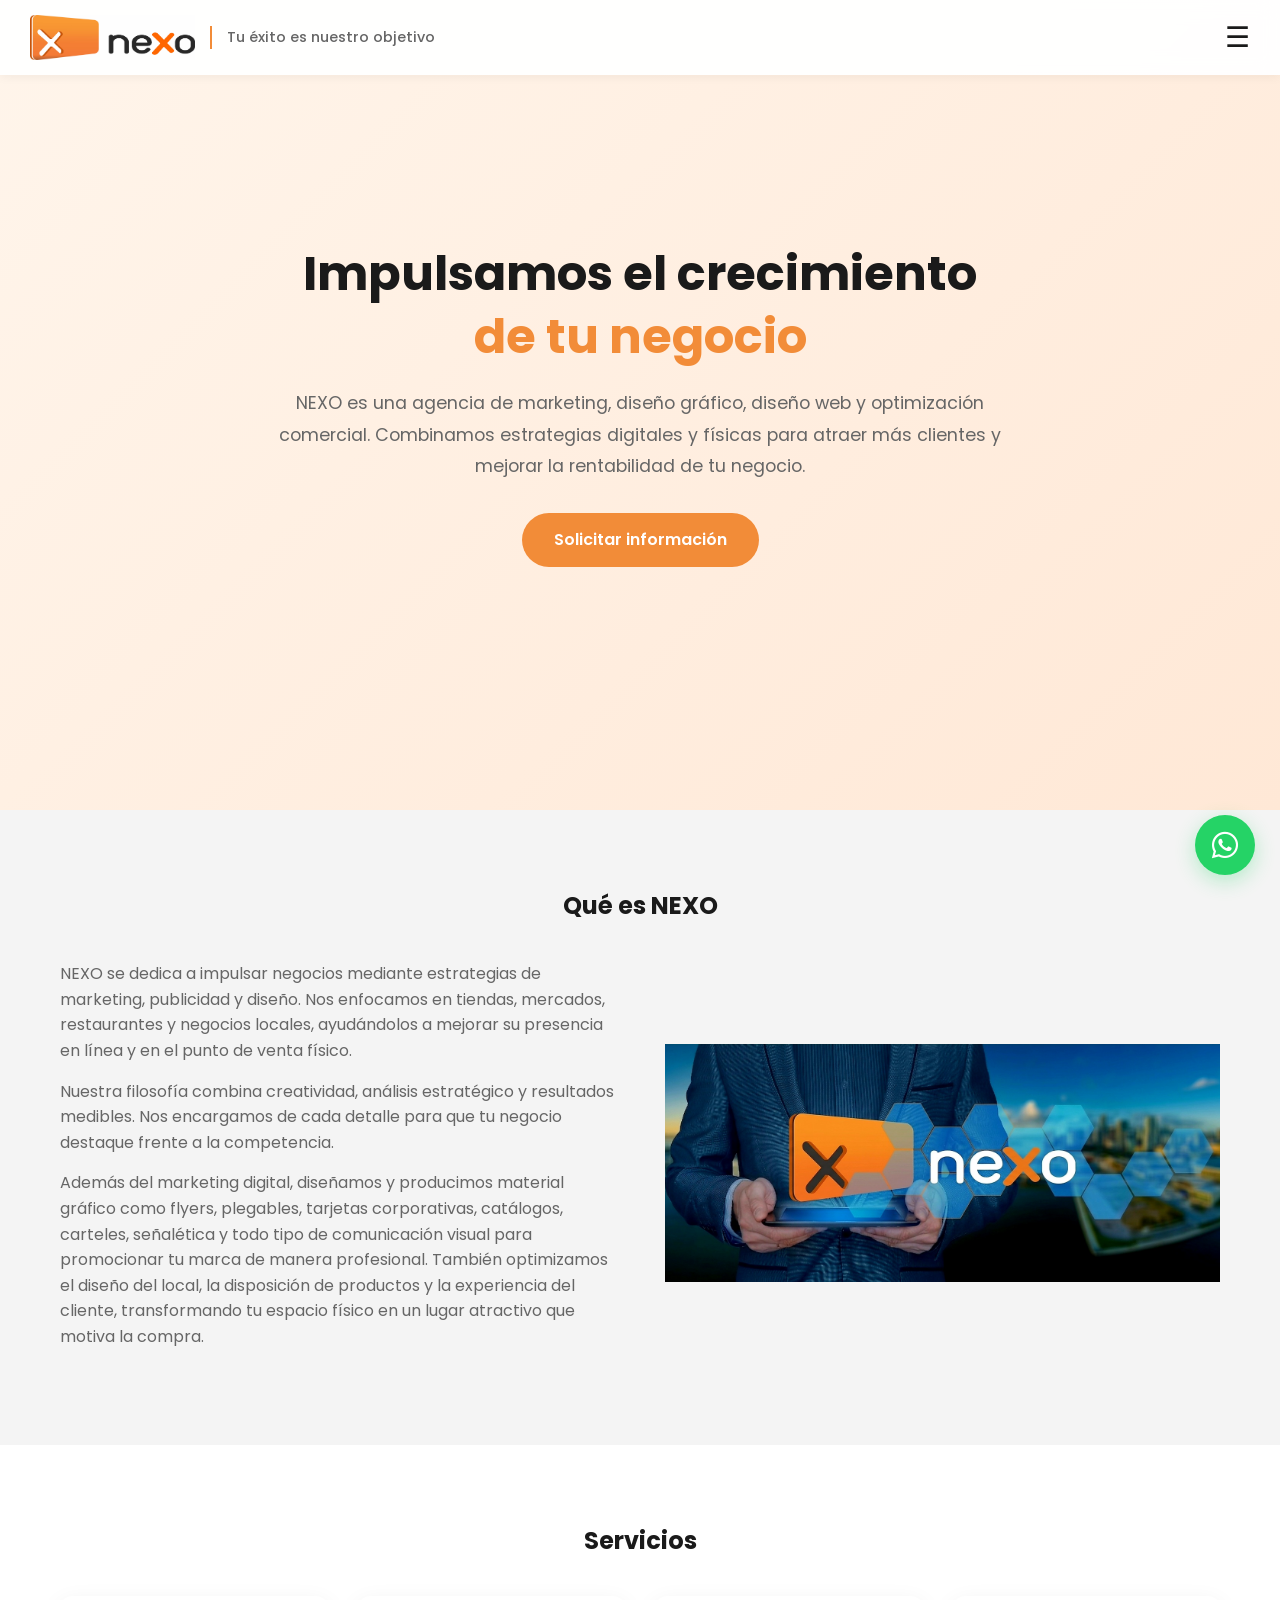
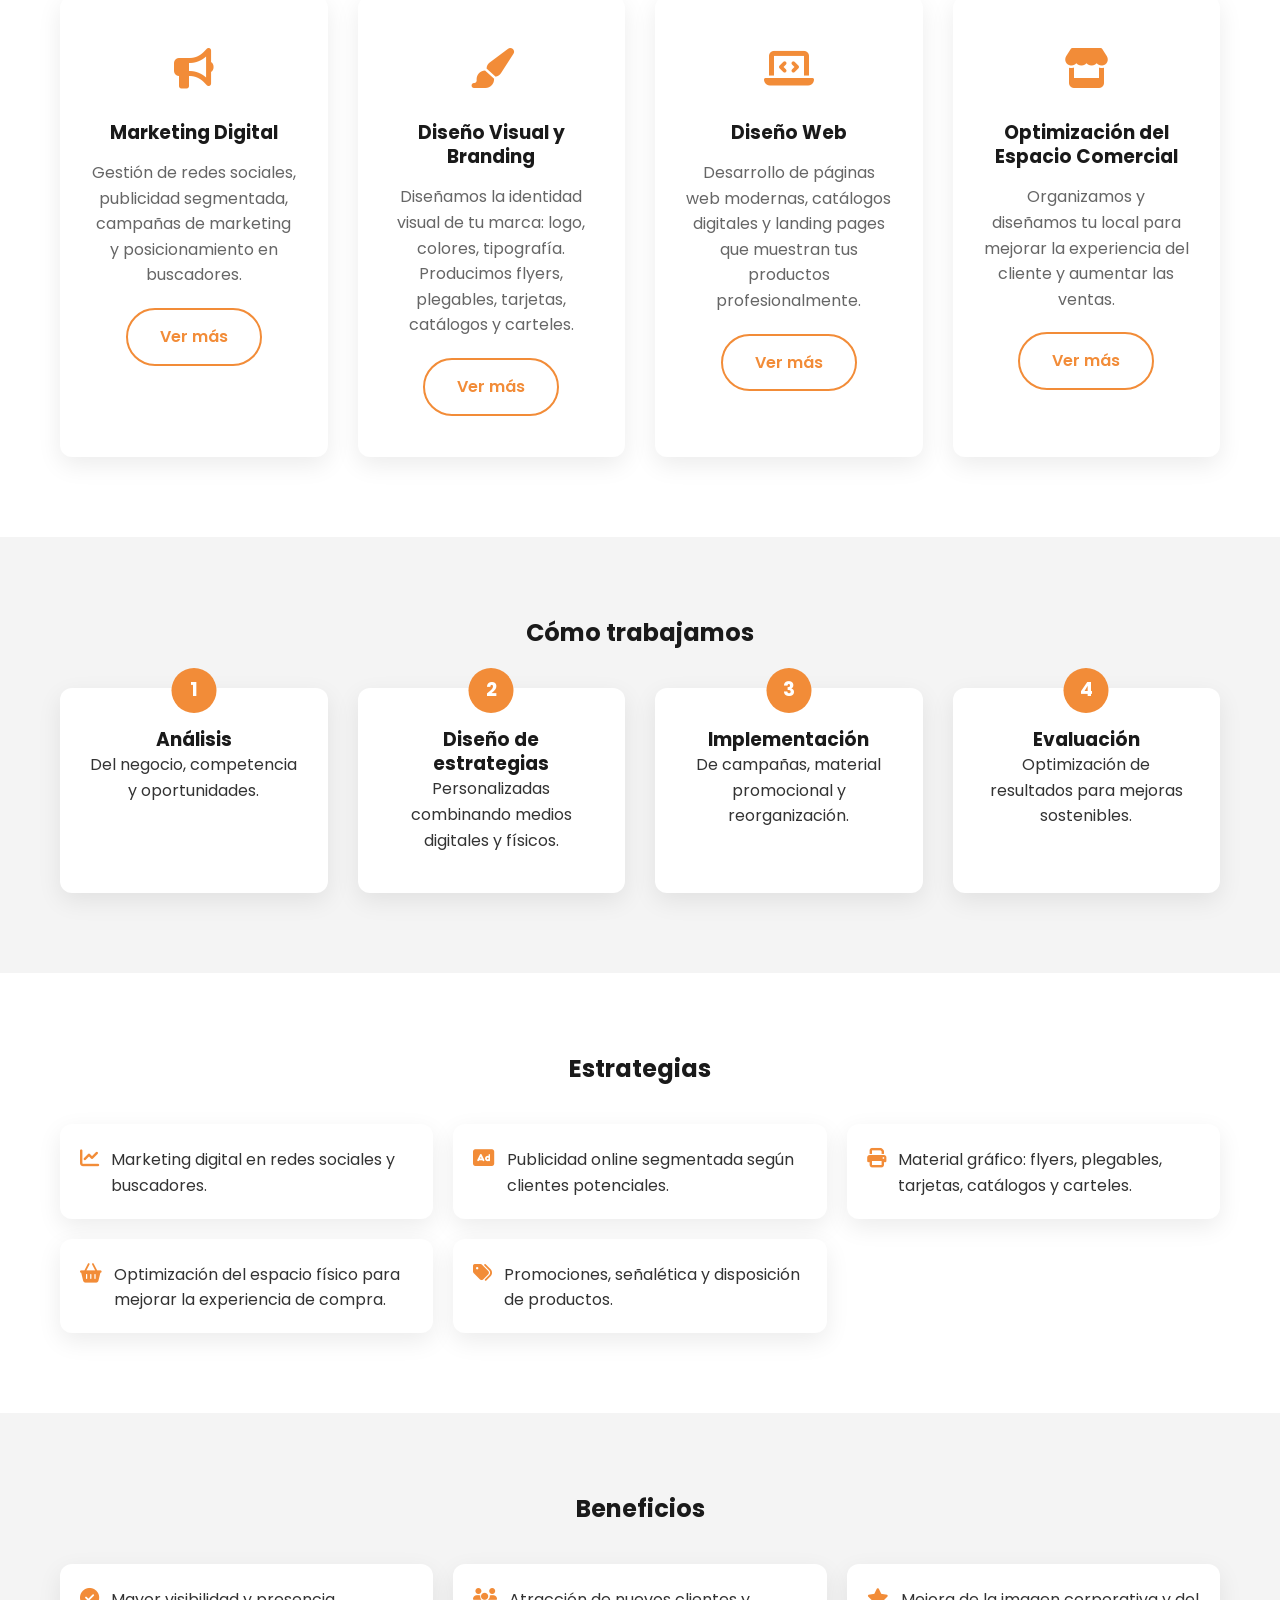
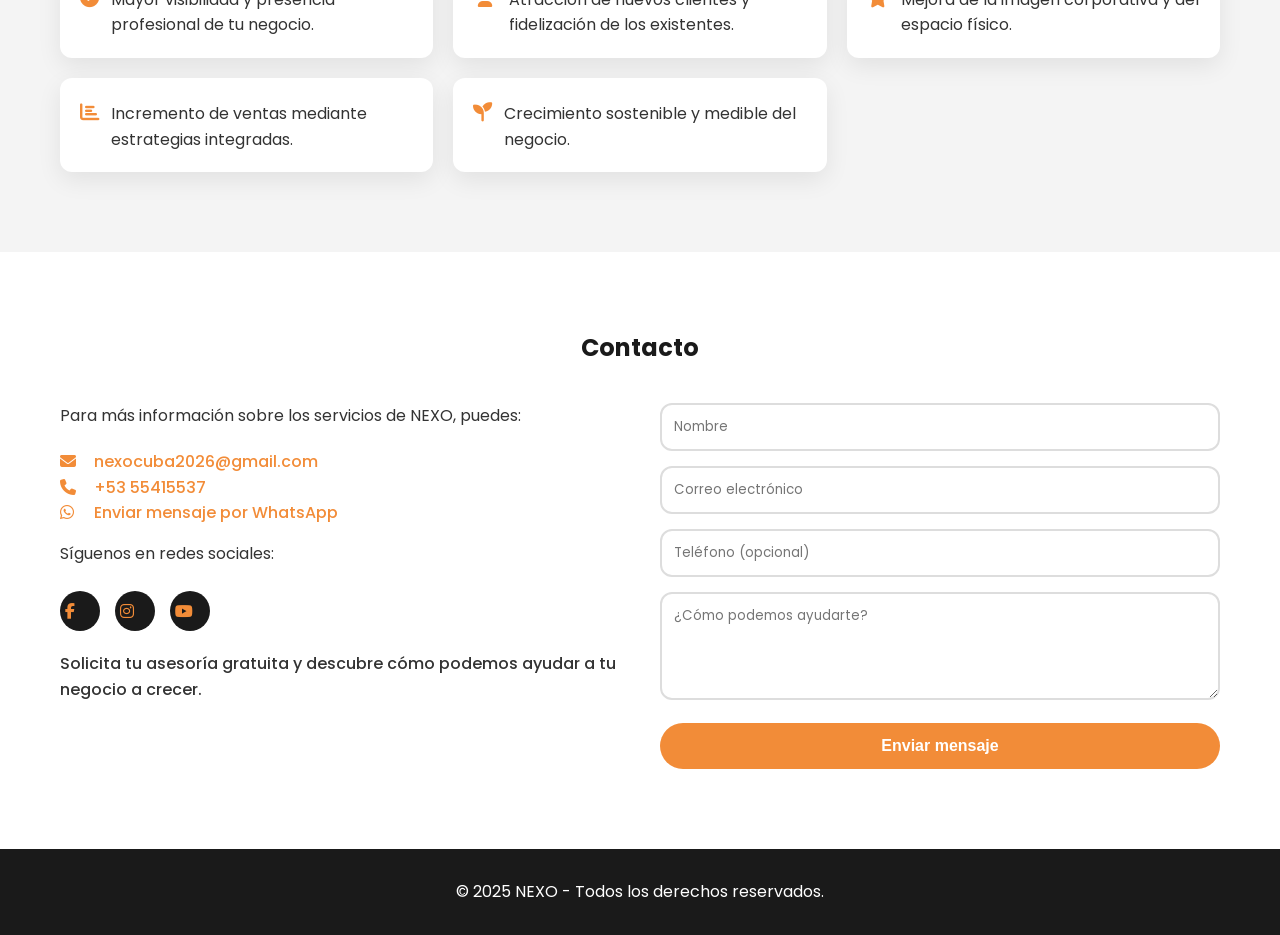
<file: index.html>
<!DOCTYPE html>
<html lang="es">
<head>
    <meta charset="UTF-8">
    <meta name="viewport" content="width=device-width, initial-scale=1.0">
    <title>NEXO | Agencia de Marketing y Diseño</title>
    <meta name="description" content="Impulsamos tu negocio con marketing digital, diseño gráfico, diseño web y optimización de espacios comerciales. Solicita tu asesoría gratuita.">
    <meta name="theme-color" content="#F28C38">
    <link rel="manifest" href="manifest.json">

    <link rel="preconnect" href="https://fonts.googleapis.com">
    <link rel="preconnect" href="https://fonts.gstatic.com" crossorigin>
    <link href="https://fonts.googleapis.com/css2?family=Poppins:wght@300;400;500;600;700&display=swap" rel="stylesheet">
    <link rel="stylesheet" href="https://cdnjs.cloudflare.com/ajax/libs/font-awesome/6.4.0/css/all.min.css">

    <style>
        :root {
            --naranja: #F28C38;
            --naranja-oscuro: #d97706;
            --negro: #1a1a1a;
            --blanco: #ffffff;
            --gris-oscuro: #333333;
            --gris-medio: #666666;
            --gris-claro: #f4f4f4;
            --sombra: 0 8px 24px rgba(0,0,0,0.08);
            --transicion: all 0.3s ease;
            --radio: 12px;
        }

        * { margin: 0; padding: 0; box-sizing: border-box; }
        html { scroll-behavior: smooth; }
        body {
            font-family: 'Poppins', sans-serif;
            color: var(--gris-oscuro);
            background-color: var(--blanco);
            line-height: 1.6;
            overflow-x: hidden;
        }
        h1, h2, h3, h4 { font-weight: 700; color: var(--negro); line-height: 1.3; }
        a { text-decoration: none; color: inherit; }
        ul { list-style: none; }
        .container { max-width: 1200px; margin: 0 auto; padding: 0 20px; }
        section { padding: 80px 0; }
        .seccion-clara { background-color: var(--gris-claro); }

        .btn {
            display: inline-block; padding: 14px 32px; font-weight: 600;
            border-radius: 50px; border: none; cursor: pointer;
            transition: var(--transicion); font-size: 1rem; text-align: center;
        }
        .btn-primario { background-color: var(--naranja); color: var(--blanco); }
        .btn-primario:hover { background-color: var(--naranja-oscuro); transform: translateY(-2px); box-shadow: 0 8px 20px rgba(242, 140, 56, 0.3); }
        .btn-outline { background: transparent; border: 2px solid var(--naranja); color: var(--naranja); }
        .btn-outline:hover { background: var(--naranja); color: var(--blanco); }

        /* --- MENÚ HAMBURGUESA SIEMPRE VISIBLE --- */
        .header {
            position: fixed; top: 0; left: 0; width: 100%;
            background: rgba(255,255,255,0.95); backdrop-filter: blur(10px);
            z-index: 1000; padding: 15px 30px; display: flex;
            justify-content: space-between; align-items: center;
            box-shadow: 0 2px 10px rgba(0,0,0,0.05);
        }
        .header-izquierda { display: flex; align-items: center; gap: 15px; }
        .logo { height: 45px; width: auto; }
        .eslogan { font-weight: 500; color: var(--gris-medio); font-size: 0.9rem; border-left: 2px solid var(--naranja); padding-left: 15px; }

        .menu-toggle { background: none; border: none; font-size: 28px; cursor: pointer; color: var(--negro); }

        .nav-menu {
            position: fixed; top: 0; right: -100%; width: 70%; height: 100vh;
            background: white; flex-direction: column; justify-content: center;
            gap: 30px; box-shadow: -5px 0 20px rgba(0,0,0,0.1);
            transition: right 0.3s ease; z-index: 1001; padding: 40px 30px;
        }
        .nav-menu.active { right: 0; }
        .nav-menu a {
            font-weight: 500; color: var(--gris-oscuro); transition: var(--transicion); position: relative;
        }
        .nav-menu a::after {
            content: ''; position: absolute; bottom: -5px; left: 0; width: 0; height: 2px; background: var(--naranja); transition: var(--transicion);
        }
        .nav-menu a:hover { color: var(--naranja); }
        .nav-menu a:hover::after { width: 100%; }

        .menu-overlay { position: fixed; top: 0; left: 0; width: 100%; height: 100%; background: rgba(0,0,0,0.3); z-index: 999; display: none; }
        .menu-overlay.active { display: block; }

        @media (max-width: 600px) {
            .eslogan { display: none; }
            .nav-menu { width: 85%; }
        }

        /* --- FIN MENÚ --- */

        .hero {
            min-height: 90vh; display: flex; align-items: center;
            background: linear-gradient(135deg, #fff5eb 0%, #ffe8d6 100%);
            padding-top: 80px; text-align: center;
        }
        .hero-contenido { max-width: 800px; margin: 0 auto; padding: 0 20px; }
        .hero h1 { font-size: 3rem; margin-bottom: 20px; color: var(--negro); }
        .hero h1 span { color: var(--naranja); display: block; }
        .hero p { font-size: 1.1rem; color: var(--gris-medio); margin-bottom: 30px; line-height: 1.8; }
        @media (max-width: 600px) { .hero h1 { font-size: 2.2rem; } }

        .que-es-nexo { display: grid; grid-template-columns: 1fr 1fr; gap: 50px; align-items: center; }
        .que-es-nexo .texto p { margin-bottom: 15px; color: var(--gris-medio); }
        .imagen-representativa { background: none; border-radius: 0; box-shadow: none; text-align: center; }
        .imagen-representativa img { max-width: 100%; height: auto; display: block; margin: 0 auto; }
        @media (max-width: 768px) { .que-es-nexo { grid-template-columns: 1fr; } }

        .servicios-grid { display: grid; grid-template-columns: repeat(auto-fit, minmax(260px, 1fr)); gap: 30px; }
        .servicio-card { background: white; border-radius: var(--radio); padding: 40px 30px; box-shadow: var(--sombra); transition: var(--transicion); text-align: center; border: 1px solid transparent; }
        .servicio-card:hover { transform: translateY(-8px); border-color: var(--naranja); }
        .servicio-card .icono { font-size: 2.5rem; color: var(--naranja); margin-bottom: 20px; }
        .servicio-card h3 { margin-bottom: 15px; }
        .servicio-card p { color: var(--gris-medio); margin-bottom: 20px; }

        .pasos { display: grid; grid-template-columns: repeat(auto-fit, minmax(220px, 1fr)); gap: 30px; counter-reset: paso; }
        .paso { position: relative; background: white; padding: 40px 30px; border-radius: var(--radio); box-shadow: var(--sombra); text-align: center; }
        .paso::before { counter-increment: paso; content: counter(paso); position: absolute; top: -20px; left: 50%; transform: translateX(-50%); width: 45px; height: 45px; background: var(--naranja); color: white; border-radius: 50%; display: flex; align-items: center; justify-content: center; font-weight: 700; font-size: 1.2rem; }

        .lista-iconos { display: grid; grid-template-columns: repeat(auto-fit, minmax(280px, 1fr)); gap: 20px; }
        .lista-iconos li { display: flex; align-items: baseline; gap: 12px; background: white; padding: 20px; border-radius: var(--radio); box-shadow: var(--sombra); }
        .lista-iconos i { color: var(--naranja); font-size: 1.2rem; margin-top: 5px; }

        .contacto-contenido { display: grid; grid-template-columns: 1fr 1fr; gap: 40px; }
        .contacto-info i { color: var(--naranja); margin-right: 10px; width: 20px; }
        .contacto-info a { color: var(--naranja); font-weight: 500; }
        .redes-sociales { display: flex; gap: 15px; margin-top: 25px; }
        .redes-sociales a { width: 40px; height: 40px; border-radius: 50%; background: var(--negro); color: white; display: flex; align-items: center; justify-content: center; transition: var(--transicion); }
        .redes-sociales a:hover { background: var(--naranja); transform: translateY(-3px); }
        .contacto-form input, .contacto-form textarea { width: 100%; padding: 12px; margin-bottom: 15px; border: 2px solid #ddd; border-radius: var(--radio); font-family: inherit; transition: var(--transicion); }
        .contacto-form input:focus, .contacto-form textarea:focus { border-color: var(--naranja); outline: none; }
        @media (max-width: 768px) { .contacto-contenido { grid-template-columns: 1fr; } }

        .footer { background: var(--negro); color: white; text-align: center; padding: 30px 20px; }

        .whatsapp-float { position: fixed; bottom: 25px; right: 25px; width: 60px; height: 60px; background: #25d366; color: white; border-radius: 50%; display: flex; align-items: center; justify-content: center; font-size: 30px; box-shadow: 0 6px 20px rgba(37,211,102,0.3); z-index: 998; transition: var(--transicion); }
        .whatsapp-float:hover { transform: scale(1.1); }
    </style>
</head>
<body>

<div class="menu-overlay" id="menu-overlay"></div>

<header class="header">
    <div class="header-izquierda">
        <img src="imagenes/logo.png" alt="Logo NEXO" class="logo">
        <span class="eslogan">Tu éxito es nuestro objetivo</span>
    </div>
    <button class="menu-toggle" id="menu-toggle" aria-label="Abrir menú" aria-expanded="false">&#9776;</button>
    <nav class="nav-menu" id="nav-menu" aria-hidden="true">
        <a href="#inicio">Inicio</a>
        <a href="#que-es-nexo">Qué es NEXO</a>
        <a href="#servicios">Servicios</a>
        <a href="#metodologia">Cómo trabajamos</a>
        <a href="#estrategias">Estrategias</a>
        <a href="#beneficios">Beneficios</a>
        <a href="#contacto">Contacto</a>
    </nav>
</header>

<section id="inicio" class="hero">
    <div class="hero-contenido">
        <h1>Impulsamos el crecimiento<br><span>de tu negocio</span></h1>
        <p>NEXO es una agencia de marketing, diseño gráfico, diseño web y optimización comercial. Combinamos estrategias digitales y físicas para atraer más clientes y mejorar la rentabilidad de tu negocio.</p>
        <a href="#contacto" class="btn btn-primario">Solicitar información</a>
    </div>
</section>

<section id="que-es-nexo" class="seccion-clara">
    <div class="container">
        <h2 style="text-align:center; margin-bottom:40px;">Qué es NEXO</h2>
        <div class="que-es-nexo">
            <div class="texto">
                <p>NEXO se dedica a impulsar negocios mediante estrategias de marketing, publicidad y diseño. Nos enfocamos en tiendas, mercados, restaurantes y negocios locales, ayudándolos a mejorar su presencia en línea y en el punto de venta físico.</p>
                <p>Nuestra filosofía combina creatividad, análisis estratégico y resultados medibles. Nos encargamos de cada detalle para que tu negocio destaque frente a la competencia.</p>
                <p>Además del marketing digital, diseñamos y producimos material gráfico como flyers, plegables, tarjetas corporativas, catálogos, carteles, señalética y todo tipo de comunicación visual para promocionar tu marca de manera profesional. También optimizamos el diseño del local, la disposición de productos y la experiencia del cliente, transformando tu espacio físico en un lugar atractivo que motiva la compra.</p>
            </div>
            <div class="imagen-representativa">
                <img src="imagenes/representativa.jpg" alt="NEXO - Agencia de marketing y diseño">
            </div>
        </div>
    </div>
</section>

<section id="servicios">
    <div class="container">
        <h2 style="text-align:center; margin-bottom:40px;">Servicios</h2>
        <div class="servicios-grid">
            <div class="servicio-card">
                <div class="icono"><i class="fas fa-bullhorn"></i></div>
                <h3>Marketing Digital</h3>
                <p>Gestión de redes sociales, publicidad segmentada, campañas de marketing y posicionamiento en buscadores.</p>
                <a href="marketing.html" class="btn btn-outline">Ver más</a>
            </div>
            <div class="servicio-card">
                <div class="icono"><i class="fas fa-paint-brush"></i></div>
                <h3>Diseño Visual y Branding</h3>
                <p>Diseñamos la identidad visual de tu marca: logo, colores, tipografía. Producimos flyers, plegables, tarjetas, catálogos y carteles.</p>
                <a href="diseno.html" class="btn btn-outline">Ver más</a>
            </div>
            <div class="servicio-card">
                <div class="icono"><i class="fas fa-laptop-code"></i></div>
                <h3>Diseño Web</h3>
                <p>Desarrollo de páginas web modernas, catálogos digitales y landing pages que muestran tus productos profesionalmente.</p>
                <a href="web.html" class="btn btn-outline">Ver más</a>
            </div>
            <div class="servicio-card">
                <div class="icono"><i class="fas fa-store"></i></div>
                <h3>Optimización del Espacio Comercial</h3>
                <p>Organizamos y diseñamos tu local para mejorar la experiencia del cliente y aumentar las ventas.</p>
                <a href="espacio.html" class="btn btn-outline">Ver más</a>
            </div>
        </div>
    </div>
</section>

<section id="metodologia" class="seccion-clara">
    <div class="container">
        <h2 style="text-align:center; margin-bottom:40px;">Cómo trabajamos</h2>
        <div class="pasos">
            <div class="paso"><h3>Análisis</h3><p>Del negocio, competencia y oportunidades.</p></div>
            <div class="paso"><h3>Diseño de estrategias</h3><p>Personalizadas combinando medios digitales y físicos.</p></div>
            <div class="paso"><h3>Implementación</h3><p>De campañas, material promocional y reorganización.</p></div>
            <div class="paso"><h3>Evaluación</h3><p>Optimización de resultados para mejoras sostenibles.</p></div>
        </div>
    </div>
</section>

<section id="estrategias">
    <div class="container">
        <h2 style="text-align:center; margin-bottom:40px;">Estrategias</h2>
        <ul class="lista-iconos">
            <li><i class="fas fa-chart-line"></i> Marketing digital en redes sociales y buscadores.</li>
            <li><i class="fas fa-ad"></i> Publicidad online segmentada según clientes potenciales.</li>
            <li><i class="fas fa-print"></i> Material gráfico: flyers, plegables, tarjetas, catálogos y carteles.</li>
            <li><i class="fas fa-shopping-basket"></i> Optimización del espacio físico para mejorar la experiencia de compra.</li>
            <li><i class="fas fa-tags"></i> Promociones, señalética y disposición de productos.</li>
        </ul>
    </div>
</section>

<section id="beneficios" class="seccion-clara">
    <div class="container">
        <h2 style="text-align:center; margin-bottom:40px;">Beneficios</h2>
        <ul class="lista-iconos">
            <li><i class="fas fa-check-circle"></i> Mayor visibilidad y presencia profesional de tu negocio.</li>
            <li><i class="fas fa-users"></i> Atracción de nuevos clientes y fidelización de los existentes.</li>
            <li><i class="fas fa-star"></i> Mejora de la imagen corporativa y del espacio físico.</li>
            <li><i class="fas fa-chart-bar"></i> Incremento de ventas mediante estrategias integradas.</li>
            <li><i class="fas fa-seedling"></i> Crecimiento sostenible y medible del negocio.</li>
        </ul>
    </div>
</section>

<section id="contacto">
    <div class="container">
        <h2 style="text-align:center; margin-bottom:40px;">Contacto</h2>
        <div class="contacto-contenido">
            <div class="contacto-info">
                <p style="margin-bottom:20px;">Para más información sobre los servicios de NEXO, puedes:</p>
                <p><i class="fas fa-envelope"></i> <a href="mailto:nexocuba2026@gmail.com">nexocuba2026@gmail.com</a></p>
                <p><i class="fas fa-phone"></i> <a href="tel:+5355415537">+53 55415537</a></p>
                <p><i class="fab fa-whatsapp"></i> <a href="https://wa.me/+5355415537?text=Hola%20NEXO%2C%20vi%20su%20p%C3%A1gina%20web%20y%20estoy%20interesado%2Fa%20en%20sus%20servicios.%20%C2%BFPodr%C3%ADan%20darme%20m%C3%A1s%20informaci%C3%B3n%3F" target="_blank" rel="noopener noreferrer">Enviar mensaje por WhatsApp</a></p>
                <p style="margin-top:15px;">Síguenos en redes sociales:</p>
                <div class="redes-sociales">
                    <a href="https://www.facebook.com/share/17gjNyjUAm/" target="_blank" rel="noopener noreferrer" aria-label="Facebook"><i class="fab fa-facebook-f"></i></a>
                    <a href="https://www.instagram.com/nexo_cuba" target="_blank" rel="noopener noreferrer" aria-label="Instagram"><i class="fab fa-instagram"></i></a>
                    <a href="https://www.youtube.com/@nexocuba" target="_blank" rel="noopener noreferrer" aria-label="Youtube"><i class="fab fa-youtube"></i></a>
                </div>
                <p style="margin-top:20px; font-weight:500;">Solicita tu asesoría gratuita y descubre cómo podemos ayudar a tu negocio a crecer.</p>
            </div>

            <!-- FORMULARIO CON CAMPO DE TELÉFONO AGREGADO -->
            <form class="contacto-form" action="https://formspree.io/f/mdayjvrk" method="POST">
                <input type="text" name="nombre" placeholder="Nombre" required>
                <input type="email" name="email" placeholder="Correo electrónico" required>
                <input type="tel" name="telefono" placeholder="Teléfono (opcional)">
                <textarea name="mensaje" rows="4" placeholder="¿Cómo podemos ayudarte?"></textarea>
                <button type="submit" class="btn btn-primario" style="width:100%;">Enviar mensaje</button>
            </form>
        </div>
    </div>
</section>

<footer class="footer">
    <p>&copy; 2025 NEXO - Todos los derechos reservados.</p>
</footer>

<a href="https://wa.me/+5355415537?text=Hola%20NEXO%2C%20vi%20su%20p%C3%A1gina%20web%20y%20estoy%20interesado%2Fa%20en%20sus%20servicios.%20%C2%BFPodr%C3%ADan%20darme%20m%C3%A1s%20informaci%C3%B3n%3F" class="whatsapp-float" target="_blank" rel="noopener noreferrer" aria-label="Enviar mensaje por WhatsApp">
    <i class="fab fa-whatsapp" aria-hidden="true"></i>
</a>

<script>
    const menuToggle = document.getElementById('menu-toggle');
    const navMenu = document.getElementById('nav-menu');
    const menuOverlay = document.getElementById('menu-overlay');

    function openMenu() {
        navMenu.classList.add('active');
        menuOverlay.classList.add('active');
        navMenu.setAttribute('aria-hidden', 'false');
        menuToggle.setAttribute('aria-expanded', 'true');
        menuToggle.setAttribute('aria-label', 'Cerrar menú');
        const firstLink = navMenu.querySelector('a');
        if (firstLink) firstLink.focus();
    }

    function closeMenu() {
        navMenu.classList.remove('active');
        menuOverlay.classList.remove('active');
        navMenu.setAttribute('aria-hidden', 'true');
        menuToggle.setAttribute('aria-expanded', 'false');
        menuToggle.setAttribute('aria-label', 'Abrir menú');
        menuToggle.focus();
    }

    menuToggle.addEventListener('click', () => {
        if (navMenu.classList.contains('active')) {
            closeMenu();
        } else {
            openMenu();
        }
    });

    navMenu.querySelectorAll('a').forEach(link => {
        link.addEventListener('click', closeMenu);
    });

    menuOverlay.addEventListener('click', closeMenu);

    document.addEventListener('keydown', (e) => {
        if (e.key === 'Escape' && navMenu.classList.contains('active')) {
            closeMenu();
        }
    });

    if ('serviceWorker' in navigator && location.protocol === 'https:') {
        window.addEventListener('load', () => {
            navigator.serviceWorker.register('./sw.js')
                .then(reg => console.log('Service Worker registrado'))
                .catch(err => console.log('Error en Service Worker', err));
        });
    }
</script>
</body>
</html>
</file>
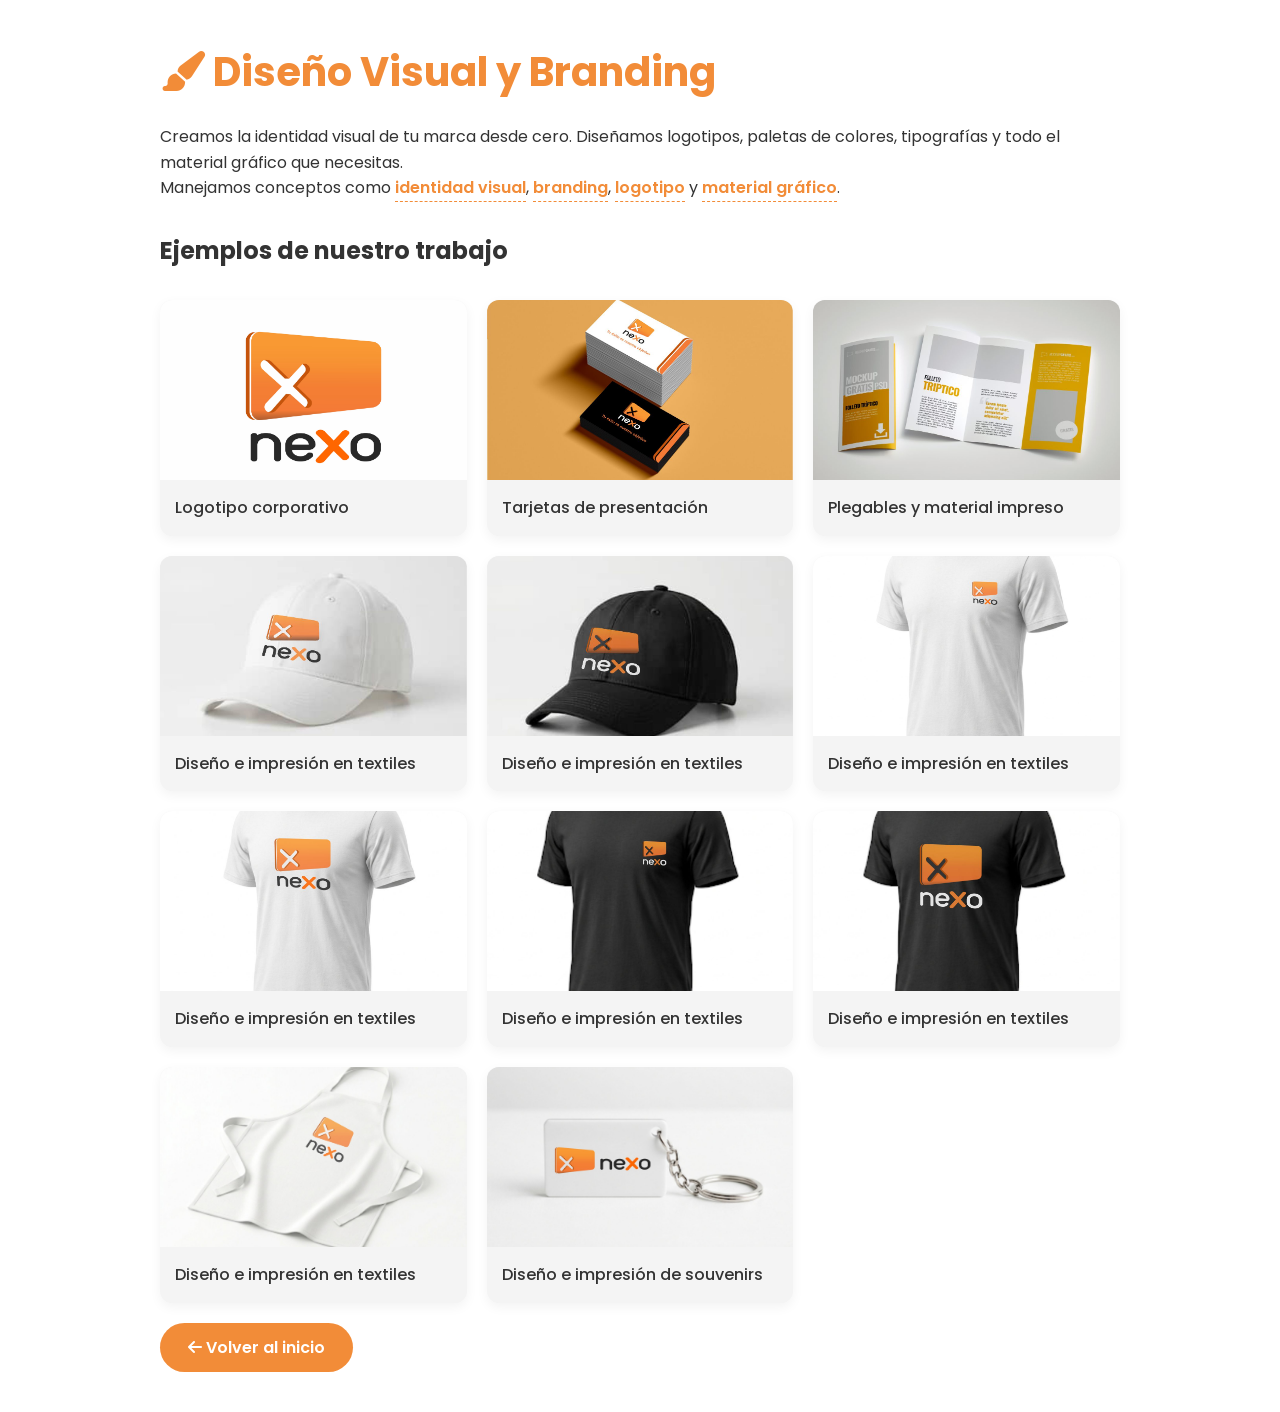
<file: diseno.html>
<!DOCTYPE html>
<html lang="es">
<head>
    <meta charset="UTF-8">
    <meta name="viewport" content="width=device-width, initial-scale=1.0">
    <title>Diseño Visual y Branding | NEXO</title>
    <link href="https://fonts.googleapis.com/css2?family=Poppins:wght@300;400;500;600;700&display=swap" rel="stylesheet">
    <link rel="stylesheet" href="https://cdnjs.cloudflare.com/ajax/libs/font-awesome/6.4.0/css/all.min.css">
    <style>
        :root {
            --naranja: #F28C38;
            --blanco: #fff;
            --gris-oscuro: #333;
            --gris-claro: #f4f4f4;
            --radio: 12px;
        }
        * { margin: 0; padding: 0; box-sizing: border-box; }
        body { font-family: 'Poppins', sans-serif; color: var(--gris-oscuro); background: var(--blanco); line-height: 1.6; }
        .container { max-width: 1000px; margin: auto; padding: 40px 20px; }
        h1 { color: var(--naranja); margin-bottom: 20px; font-size: 2.5rem; }
        h2 { margin: 30px 0 15px; }
        .btn { display: inline-block; padding: 12px 28px; background: var(--naranja); color: white; border-radius: 50px; font-weight: 600; text-decoration: none; margin-top: 20px; }
        .btn:hover { background: #d97706; }
        .ejemplos { display: grid; grid-template-columns: repeat(auto-fit, minmax(250px, 1fr)); gap: 20px; margin-top: 30px; }
        .ejemplo { background: var(--gris-claro); border-radius: var(--radio); overflow: hidden; box-shadow: 0 4px 12px rgba(0,0,0,0.05); }
        .ejemplo img { width: 100%; height: 180px; object-fit: cover; display: block; }
        .ejemplo p { padding: 15px; font-weight: 500; }

        .termino-destacado {
            background: none; border: none; padding: 0; font: inherit;
            color: var(--naranja); font-weight: 600; cursor: pointer;
            border-bottom: 1px dashed var(--naranja); transition: 0.2s;
        }
        .termino-destacado:hover { opacity: 0.8; }

        .modal-overlay {
            position: fixed; top: 0; left: 0; width: 100%; height: 100%;
            background: rgba(0,0,0,0.4); display: flex; align-items: center; justify-content: center;
            z-index: 2000; visibility: hidden; opacity: 0; transition: 0.3s;
        }
        .modal-overlay.active { visibility: visible; opacity: 1; }
        .modal {
            background: white; border-radius: var(--radio); padding: 30px;
            max-width: 500px; width: 90%; box-shadow: 0 20px 40px rgba(0,0,0,0.2); position: relative;
        }
        .modal h3 { color: var(--naranja); margin-bottom: 15px; }
        .modal p { margin-bottom: 15px; }
        .modal .cierre {
            position: absolute; top: 15px; right: 15px; background: none; border: none;
            font-size: 1.4rem; cursor: pointer; color: #999;
        }
    </style>
</head>
<body>
    <div class="container">
        <h1><i class="fas fa-paint-brush" aria-hidden="true"></i> Diseño Visual y Branding</h1>
        <p>Creamos la identidad visual de tu marca desde cero. Diseñamos logotipos, paletas de colores, tipografías y todo el material gráfico que necesitas.</p>
        <p>Manejamos conceptos como 
            <button class="termino-destacado" data-titulo="Identidad visual" data-descripcion="Conjunto de elementos gráficos que representan tu marca (logo, colores, tipografía). Resultado: una imagen profesional y coherente en todos los canales.">identidad visual</button>, 
            <button class="termino-destacado" data-titulo="Branding" data-descripcion="Construimos la personalidad de tu marca y la conexión emocional con tus clientes. Resultado: mayor fidelización y diferenciación.">branding</button>, 
            <button class="termino-destacado" data-titulo="Logotipo" data-descripcion="Diseñamos el símbolo principal de tu empresa. Resultado: fácil reconocimiento y profesionalismo.">logotipo</button> y 
            <button class="termino-destacado" data-titulo="Material gráfico" data-descripcion="Producimos flyers, plegables, tarjetas, catálogos y carteles. Resultado: comunicación impresa de alto impacto.">material gráfico</button>.
        </p>
        
        <h2>Ejemplos de nuestro trabajo</h2>
        <div class="ejemplos">
            <div class="ejemplo">
                <img src="imagenes/disenologo.jpg" alt="Diseño de logotipo">
                <p>Logotipo corporativo</p>
            </div>
            <div class="ejemplo">
                <img src="imagenes/tarjetas.jpg" alt="Diseño de logotipo">
                <p>Tarjetas de presentación</p>
            </div>
            <div class="ejemplo">
                <img src="imagenes/plegables.jpg" alt="Flyer promocional">
                <p>Plegables y material impreso</p>
            </div>
            <div class="ejemplo">
                <img src="imagenes/diseno1.jpg" alt="Branding completo">
                <p>Diseño e impresión en textiles</p>
            </div>
            <div class="ejemplo">
                <img src="imagenes/diseno2.jpg" alt="Branding completo">
                <p>Diseño e impresión en textiles</p>
            </div>
            <div class="ejemplo">
                <img src="imagenes/diseno3.jpg" alt="Branding completo">
                <p>Diseño e impresión en textiles</p>
            </div>
            <div class="ejemplo">
                <img src="imagenes/diseno4.jpg" alt="Branding completo">
                <p>Diseño e impresión en textiles</p>
            </div>
            <div class="ejemplo">
                <img src="imagenes/diseno5.jpg" alt="Branding completo">
                <p>Diseño e impresión en textiles</p>
            </div>
            <div class="ejemplo">
                <img src="imagenes/diseno6.jpg" alt="Branding completo">
                <p>Diseño e impresión en textiles</p>
            </div>
            <div class="ejemplo">
                <img src="imagenes/diseno7.jpg" alt="Branding completo">
                <p>Diseño e impresión en textiles</p>
            </div>
         
            <div class="ejemplo">
                <img src="imagenes/souvenirs.jpg" alt="Branding completo">
                <p>Diseño e impresión de souvenirs</p>
            </div>
            
        </div>
        
        <a href="index.html" class="btn"><i class="fas fa-arrow-left"></i> Volver al inicio</a>
    </div>

    <div class="modal-overlay" id="modalOverlay" role="dialog" aria-modal="true" aria-labelledby="modalTitulo">
        <div class="modal">
            <button class="cierre" id="cerrarModal" aria-label="Cerrar">&times;</button>
            <h3 id="modalTitulo"></h3>
            <p id="modalDescripcion"></p>
        </div>
    </div>

    <script>
        const modalOverlay = document.getElementById('modalOverlay');
        const modalTitulo = document.getElementById('modalTitulo');
        const modalDescripcion = document.getElementById('modalDescripcion');
        const cerrarModalBtn = document.getElementById('cerrarModal');
        let ultimoFoco = null;

        function abrirModal(boton) {
            modalTitulo.textContent = boton.dataset.titulo;
            modalDescripcion.textContent = boton.dataset.descripcion;
            modalOverlay.classList.add('active');
            ultimoFoco = boton;
            cerrarModalBtn.focus();
            document.body.style.overflow = 'hidden';
        }

        function cerrarModal() {
            modalOverlay.classList.remove('active');
            document.body.style.overflow = '';
            if (ultimoFoco) {
                ultimoFoco.focus();
                ultimoFoco = null;
            }
        }

        document.querySelectorAll('.termino-destacado').forEach(boton => boton.addEventListener('click', () => abrirModal(boton)));
        cerrarModalBtn.addEventListener('click', cerrarModal);
        modalOverlay.addEventListener('click', (e) => { if (e.target === modalOverlay) cerrarModal(); });
        document.addEventListener('keydown', (e) => { if (e.key === 'Escape' && modalOverlay.classList.contains('active')) cerrarModal(); });
    </script>
</body>
</html>
</file>
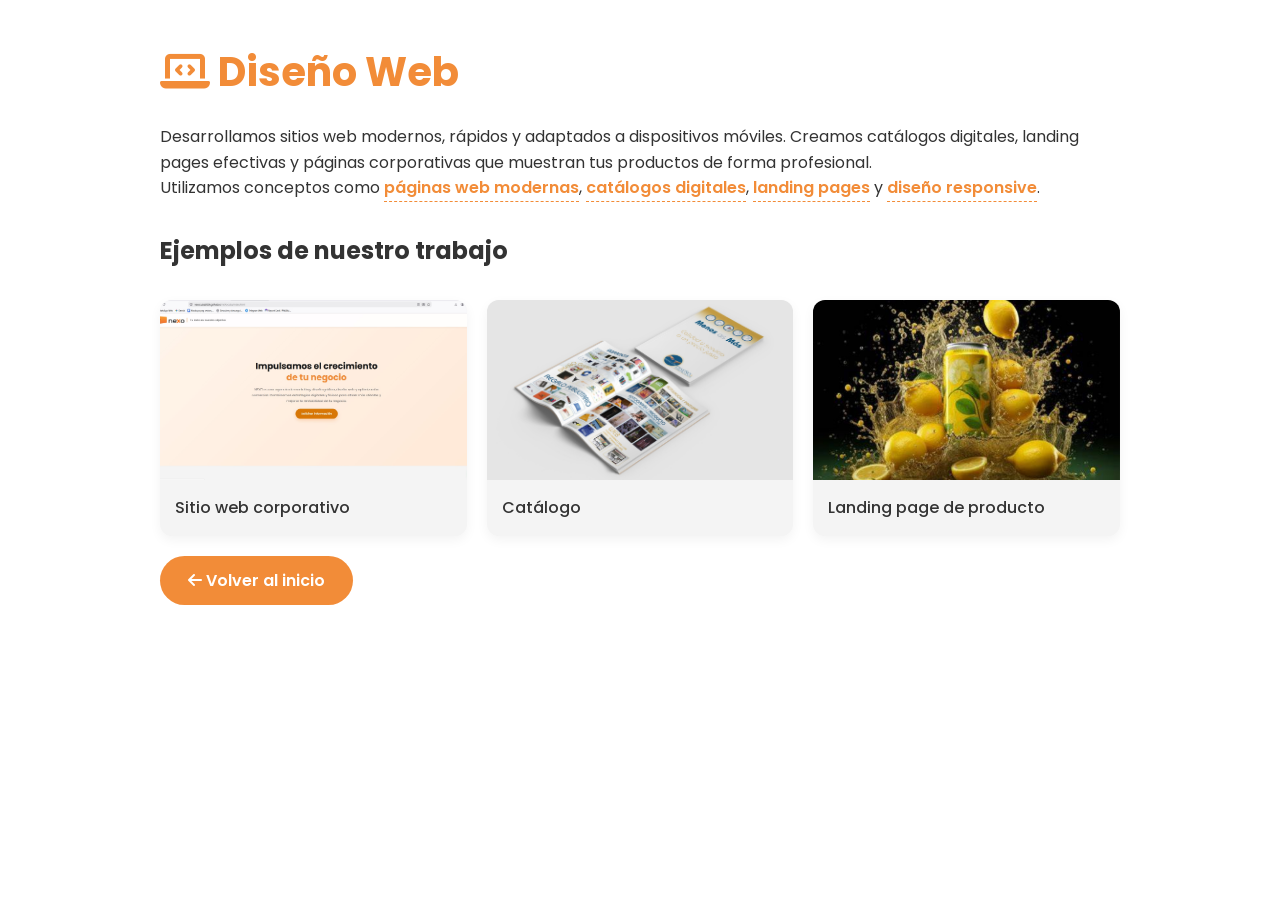
<file: web.html>
<!DOCTYPE html>
<html lang="es">
<head>
    <meta charset="UTF-8">
    <meta name="viewport" content="width=device-width, initial-scale=1.0">
    <title>Diseño Web | NEXO</title>
    <link href="https://fonts.googleapis.com/css2?family=Poppins:wght@300;400;500;600;700&display=swap" rel="stylesheet">
    <link rel="stylesheet" href="https://cdnjs.cloudflare.com/ajax/libs/font-awesome/6.4.0/css/all.min.css">
    <style>
        :root {
            --naranja: #F28C38;
            --blanco: #fff;
            --gris-oscuro: #333;
            --gris-claro: #f4f4f4;
            --radio: 12px;
        }
        * { margin: 0; padding: 0; box-sizing: border-box; }
        body { font-family: 'Poppins', sans-serif; color: var(--gris-oscuro); background: var(--blanco); line-height: 1.6; }
        .container { max-width: 1000px; margin: auto; padding: 40px 20px; }
        h1 { color: var(--naranja); margin-bottom: 20px; font-size: 2.5rem; }
        h2 { margin: 30px 0 15px; }
        .btn { display: inline-block; padding: 12px 28px; background: var(--naranja); color: white; border-radius: 50px; font-weight: 600; text-decoration: none; margin-top: 20px; }
        .btn:hover { background: #d97706; }
        .ejemplos { display: grid; grid-template-columns: repeat(auto-fit, minmax(250px, 1fr)); gap: 20px; margin-top: 30px; }
        .ejemplo { background: var(--gris-claro); border-radius: var(--radio); overflow: hidden; box-shadow: 0 4px 12px rgba(0,0,0,0.05); }
        .ejemplo img { width: 100%; height: 180px; object-fit: cover; display: block; }
        .ejemplo p { padding: 15px; font-weight: 500; }

        .termino-destacado {
            background: none; border: none; padding: 0; font: inherit;
            color: var(--naranja); font-weight: 600; cursor: pointer;
            border-bottom: 1px dashed var(--naranja); transition: 0.2s;
        }
        .termino-destacado:hover { opacity: 0.8; }

        .modal-overlay {
            position: fixed; top: 0; left: 0; width: 100%; height: 100%;
            background: rgba(0,0,0,0.4); display: flex; align-items: center; justify-content: center;
            z-index: 2000; visibility: hidden; opacity: 0; transition: 0.3s;
        }
        .modal-overlay.active { visibility: visible; opacity: 1; }
        .modal {
            background: white; border-radius: var(--radio); padding: 30px;
            max-width: 500px; width: 90%; box-shadow: 0 20px 40px rgba(0,0,0,0.2); position: relative;
        }
        .modal h3 { color: var(--naranja); margin-bottom: 15px; }
        .modal p { margin-bottom: 15px; }
        .modal .cierre {
            position: absolute; top: 15px; right: 15px; background: none; border: none;
            font-size: 1.4rem; cursor: pointer; color: #999;
        }
    </style>
</head>
<body>
    <div class="container">
        <h1><i class="fas fa-laptop-code" aria-hidden="true"></i> Diseño Web</h1>
        <p>Desarrollamos sitios web modernos, rápidos y adaptados a dispositivos móviles. Creamos catálogos digitales, landing pages efectivas y páginas corporativas que muestran tus productos de forma profesional.</p>
        <p>Utilizamos conceptos como 
            <button class="termino-destacado" data-titulo="Páginas web modernas" data-descripcion="Sitios con diseño actual, carga rápida y experiencia de usuario optimizada. Resultado: más visitantes y mejor imagen online.">páginas web modernas</button>, 
            <button class="termino-destacado" data-titulo="Catálogos digitales" data-descripcion="Muestran tus productos con fotos, descripciones y precios, facilitando la consulta desde cualquier dispositivo. Resultado: aumento de consultas y ventas.">catálogos digitales</button>, 
            <button class="termino-destacado" data-titulo="Landing pages" data-descripcion="Páginas de aterrizaje diseñadas para convertir visitas en clientes. Resultado: mayor tasa de conversión y captación de leads.">landing pages</button> y 
            <button class="termino-destacado" data-titulo="Diseño responsive" data-descripcion="Tu sitio se adapta a móviles, tablets y computadoras. Resultado: mejor experiencia de usuario y mejor posicionamiento SEO.">diseño responsive</button>.
        </p>
        
        <h2>Ejemplos de nuestro trabajo</h2>
        <div class="ejemplos">
            <div class="ejemplo">
                <img src="imagenes/web1.jpg" alt="Sitio web corporativo">
                <p>Sitio web corporativo</p>
            </div>
            <div class="ejemplo">
                <img src="imagenes/web2.jpg" alt="Catálogo digital">
                <p>Catálogo</p>
            </div>
            <div class="ejemplo">
                <img src="imagenes/web3.jpg" alt="Landing page">
                <p>Landing page de producto</p>
            </div>
        </div>
        
        <a href="index.html" class="btn"><i class="fas fa-arrow-left"></i> Volver al inicio</a>
    </div>

    <div class="modal-overlay" id="modalOverlay" role="dialog" aria-modal="true" aria-labelledby="modalTitulo">
        <div class="modal">
            <button class="cierre" id="cerrarModal" aria-label="Cerrar">&times;</button>
            <h3 id="modalTitulo"></h3>
            <p id="modalDescripcion"></p>
        </div>
    </div>

    <script>
        const modalOverlay = document.getElementById('modalOverlay');
        const modalTitulo = document.getElementById('modalTitulo');
        const modalDescripcion = document.getElementById('modalDescripcion');
        const cerrarModalBtn = document.getElementById('cerrarModal');
        let ultimoFoco = null;

        function abrirModal(boton) {
            modalTitulo.textContent = boton.dataset.titulo;
            modalDescripcion.textContent = boton.dataset.descripcion;
            modalOverlay.classList.add('active');
            ultimoFoco = boton;
            cerrarModalBtn.focus();
            document.body.style.overflow = 'hidden';
        }

        function cerrarModal() {
            modalOverlay.classList.remove('active');
            document.body.style.overflow = '';
            if (ultimoFoco) {
                ultimoFoco.focus();
                ultimoFoco = null;
            }
        }

        document.querySelectorAll('.termino-destacado').forEach(boton => boton.addEventListener('click', () => abrirModal(boton)));
        cerrarModalBtn.addEventListener('click', cerrarModal);
        modalOverlay.addEventListener('click', (e) => { if (e.target === modalOverlay) cerrarModal(); });
        document.addEventListener('keydown', (e) => { if (e.key === 'Escape' && modalOverlay.classList.contains('active')) cerrarModal(); });
    </script>
</body>
</html>
</file>
